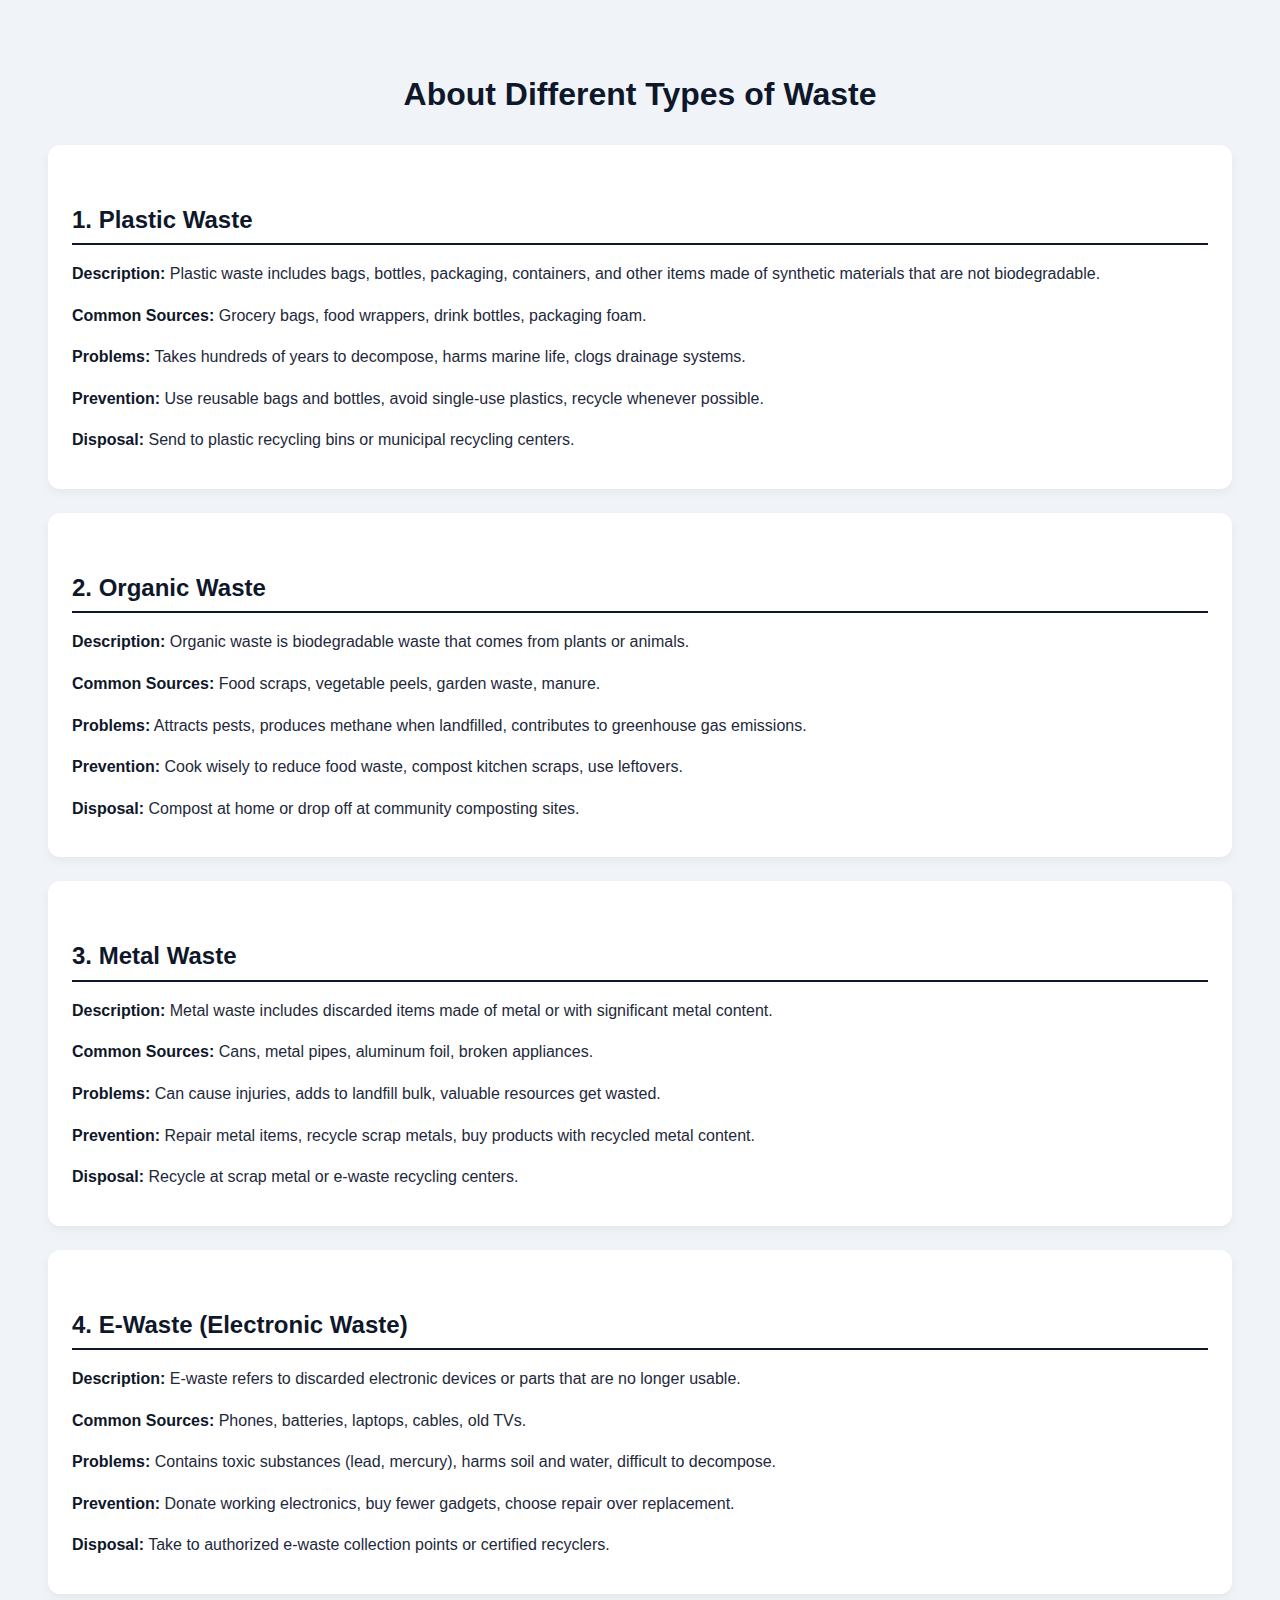
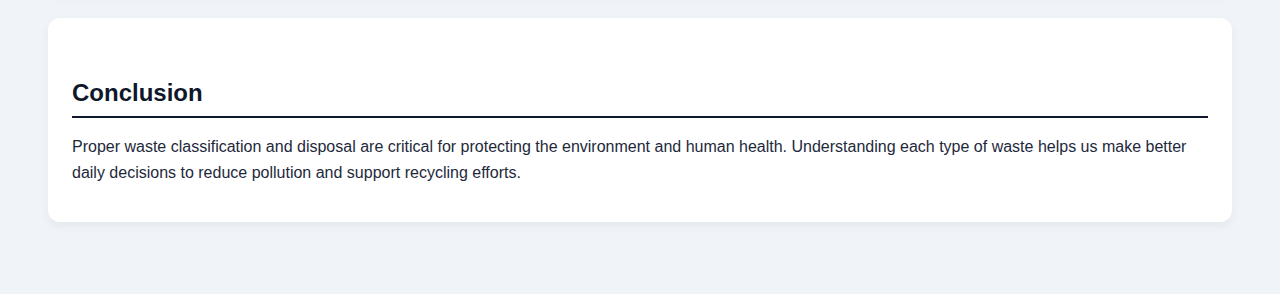
<file: about.html>
<!DOCTYPE html>

<html lang="en">
<head>
  <meta charset="UTF-8">
  <meta name="viewport" content="width=device-width, initial-scale=1.0">
  <title>About Waste Types</title>
  <style>
    body {
      padding: 40px;
      line-height: 1.6;
      font-family: 'Segoe UI', Tahoma, sans-serif;
      background: #f0f4f8;
      color: #1e293b;
    }
    h1 {
      font-size: 32px;
      margin-bottom: 24px;
      color: #0f172a;
      text-align: center;
    }
    h2 {
      font-size: 24px;
      margin-top: 32px;
      margin-bottom: 12px;
      color: #0f172a;
      border-bottom: 2px solid #0f172a;
      padding-bottom: 4px;
    }
    p {
      margin-bottom: 12px;
    }
    section {
      background: #ffffff;
      padding: 24px;
      border-radius: 12px;
      margin-bottom: 24px;
      box-shadow: 0 4px 10px rgba(0,0,0,0.05);
    }
    strong {
      color: #0f172a;
    }
  </style>
</head>
<body>
  <h1>About Different Types of Waste</h1>

  <section>
    <h2>1. Plastic Waste</h2>
    <p><strong>Description:</strong> Plastic waste includes bags, bottles, packaging, containers, and other items made of synthetic materials that are not biodegradable.</p>
    <p><strong>Common Sources:</strong> Grocery bags, food wrappers, drink bottles, packaging foam.</p>
    <p><strong>Problems:</strong> Takes hundreds of years to decompose, harms marine life, clogs drainage systems.</p>
    <p><strong>Prevention:</strong> Use reusable bags and bottles, avoid single-use plastics, recycle whenever possible.</p>
    <p><strong>Disposal:</strong> Send to plastic recycling bins or municipal recycling centers.</p>
  </section>

  <section>
    <h2>2. Organic Waste</h2>
    <p><strong>Description:</strong> Organic waste is biodegradable waste that comes from plants or animals.</p>
    <p><strong>Common Sources:</strong> Food scraps, vegetable peels, garden waste, manure.</p>
    <p><strong>Problems:</strong> Attracts pests, produces methane when landfilled, contributes to greenhouse gas emissions.</p>
    <p><strong>Prevention:</strong> Cook wisely to reduce food waste, compost kitchen scraps, use leftovers.</p>
    <p><strong>Disposal:</strong> Compost at home or drop off at community composting sites.</p>
  </section>

  <section>
    <h2>3. Metal Waste</h2>
    <p><strong>Description:</strong> Metal waste includes discarded items made of metal or with significant metal content.</p>
    <p><strong>Common Sources:</strong> Cans, metal pipes, aluminum foil, broken appliances.</p>
    <p><strong>Problems:</strong> Can cause injuries, adds to landfill bulk, valuable resources get wasted.</p>
    <p><strong>Prevention:</strong> Repair metal items, recycle scrap metals, buy products with recycled metal content.</p>
    <p><strong>Disposal:</strong> Recycle at scrap metal or e-waste recycling centers.</p>
  </section>

  <section>
    <h2>4. E-Waste (Electronic Waste)</h2>
    <p><strong>Description:</strong> E-waste refers to discarded electronic devices or parts that are no longer usable.</p>
    <p><strong>Common Sources:</strong> Phones, batteries, laptops, cables, old TVs.</p>
    <p><strong>Problems:</strong> Contains toxic substances (lead, mercury), harms soil and water, difficult to decompose.</p>
    <p><strong>Prevention:</strong> Donate working electronics, buy fewer gadgets, choose repair over replacement.</p>
    <p><strong>Disposal:</strong> Take to authorized e-waste collection points or certified recyclers.</p>
  </section>

  <section>
    <h2>Conclusion</h2>
    <p>Proper waste classification and disposal are critical for protecting the environment and human health. Understanding each type of waste helps us make better daily decisions to reduce pollution and support recycling efforts.</p>
  </section>
</body>
</html>
</file>
